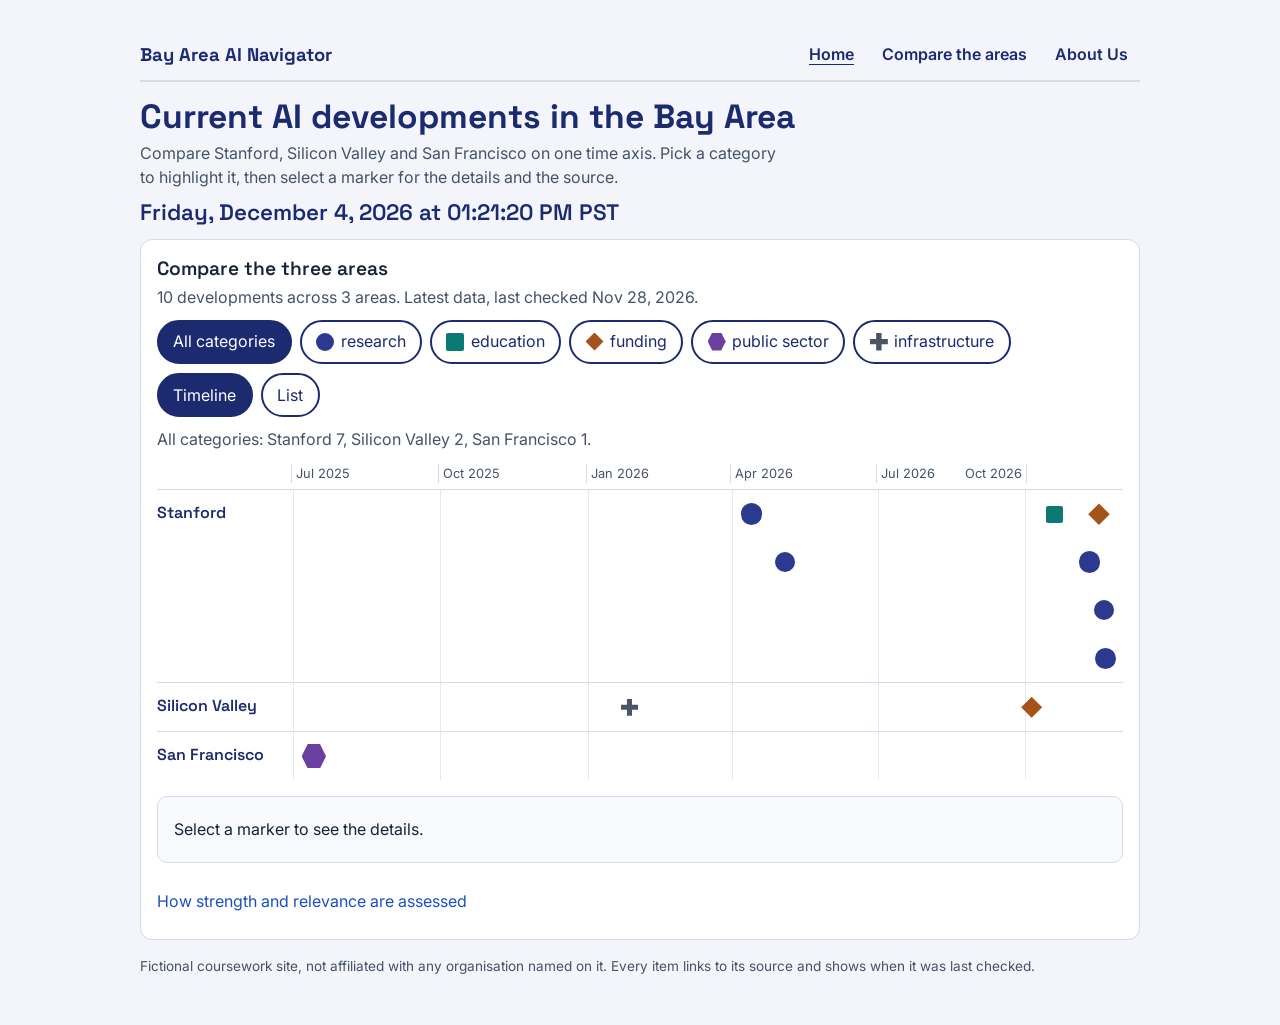
<file: index.html>
<!DOCTYPE html>
<html lang="en">
<head>
<meta charset="UTF-8">
<meta name="viewport" content="width=device-width, initial-scale=1">
<title>Bay Area AI Navigator</title>
<meta name="description" content="Compare AI developments at Stanford, in Silicon Valley and in San Francisco on one timeline.">
<link rel="preconnect" href="https://fonts.googleapis.com">
<link rel="stylesheet" href="https://fonts.googleapis.com/css2?family=Inter:wght@400;600&family=Space+Grotesk:wght@600;700&display=swap">
<link rel="stylesheet" href="style.css">
</head>
<body>
<div class="wrap">
<header class="site">
  <div class="logo">Bay Area AI Navigator</div>
  <nav aria-label="Main navigation">
    <a href="index.html" aria-current="page">Home</a>
    <a href="index.html#compare-heading">Compare the areas</a>
    <a href="about.html">About Us</a>
  </nav>
</header>
<main>
<header>
  <h1>Current AI developments in the Bay Area</h1>
  <p>Compare Stanford, Silicon Valley and San Francisco on one time axis. Pick a category to highlight it, then select a marker for the details and the source.</p>
  <p class="datetime" id="datetime" role="timer" aria-live="off">Loading Bay Area time...</p>
</header>
<section class="panel" aria-labelledby="compare-heading">
  <h2 id="compare-heading" style="margin:0 0 .25rem;font:600 1.2rem var(--display)">Compare the three areas</h2>
  <p id="status" role="status"></p>
  <div id="controls" hidden>
    <div class="group" role="group" aria-label="Category filter" id="filters"></div>
    <div class="group" role="group" aria-label="View" id="views">
      <button type="button" data-view="timeline" aria-pressed="true">Timeline</button>
      <button type="button" data-view="list" aria-pressed="false">List</button>
    </div>
    <p id="summary" role="status"></p>
  </div>
  <div id="timeline" hidden>
    <div id="axis" aria-hidden="true"></div>
    <div id="lanes"></div>
    <div id="detail" aria-live="polite"><p>Select a marker to see the details.</p></div>
  </div>
  <div id="list" hidden></div>
  <details id="rubric" hidden><summary>How strength and relevance are assessed</summary><div id="rubric-body"></div></details>
</section>
</main>
<p class="foot">Fictional coursework site, not affiliated with any organisation named on it. Every item links to its source and shows when it was last checked.</p>
</div>
<noscript><p>Turn on JavaScript to see the timeline.</p></noscript>
<script>
function updateDateTime() {
  const o = { timeZone: 'America/Los_Angeles', weekday: 'long', year: 'numeric', month: 'long', day: 'numeric',
              hour: '2-digit', minute: '2-digit', second: '2-digit', timeZoneName: 'short' };
  document.getElementById('datetime').textContent = new Date().toLocaleString('en-US', o);
}
updateDateTime();
setInterval(updateDateTime, 1000);
const AREAS = ['Stanford', 'Silicon Valley', 'San Francisco'];
// Each category has a colour AND a shape, so colour is never the only cue.
const CATEGORIES = {
  'research':       { colour: 'var(--c-research)', shape: 'circle' },
  'education':      { colour: 'var(--c-education)', shape: 'square' },
  'funding':        { colour: 'var(--c-funding)', shape: 'diamond' },
  'mobility':       { colour: 'var(--c-mobility)', shape: 'triangle' },
  'public sector':  { colour: 'var(--c-public)', shape: 'hexagon' },
  'infrastructure': { colour: 'var(--c-infra)', shape: 'cross' }
};
const statusEl = document.getElementById('status');
const controlsEl = document.getElementById('controls');
const filtersEl = document.getElementById('filters');
const summaryEl = document.getElementById('summary');
const timelineEl = document.getElementById('timeline');
const axisEl = document.getElementById('axis');
const lanesEl = document.getElementById('lanes');
const detailEl = document.getElementById('detail');
const listEl = document.getElementById('list');

let items = [];            // every development, with its area
let activeCategory = null; // null means "show all"
let selected = null;
let view = 'timeline';
const narrow = window.matchMedia('(max-width: 700px)');
const currentView = () => (narrow.matches ? 'list' : view);

const DAY = 86400000;
const toTime = iso => { const [y, m, d] = iso.split('-').map(Number); return Date.UTC(y, m - 1, d); };
const fmtDate = iso => new Date(toTime(iso)).toLocaleDateString('en-US', { timeZone: 'UTC', year: 'numeric', month: 'short', day: 'numeric' });

function markerShape(category, strength) {
  const span = document.createElement('span');
  span.className = 'mark ' + CATEGORIES[category].shape;
  if (typeof strength === 'number') {          // bigger marker = stronger assessed evidence
    const px = Math.max(14, Math.min(30, 12 + (strength - 40) * 0.5));
    span.style.width = span.style.height = px + 'px';
  }
  span.style.background = CATEGORIES[category].colour;
  span.setAttribute('aria-hidden', 'true');
  return span;
}

function buildFilters() {
  filtersEl.replaceChildren();
  const all = document.createElement('button');
  all.type = 'button'; all.textContent = 'All categories'; all.dataset.cat = '';
  all.setAttribute('aria-pressed', 'true');
  filtersEl.append(all);
  const present = Object.keys(CATEGORIES).filter(c => items.some(i => i.category === c));
  for (const c of present) {
    const b = document.createElement('button');
    b.type = 'button'; b.dataset.cat = c; b.setAttribute('aria-pressed', 'false');
    b.append(markerShape(c), ' ' + c);
    filtersEl.append(b);
  }
}

filtersEl.addEventListener('click', e => {
  const b = e.target.closest('button'); if (!b) return;
  activeCategory = b.dataset.cat || null;
  for (const x of filtersEl.children) x.setAttribute('aria-pressed', String((x.dataset.cat || null) === activeCategory));
  render();
});
document.getElementById('views').addEventListener('click', e => {
  const b = e.target.closest('button'); if (!b) return;
  view = b.dataset.view;
  for (const x of e.currentTarget.children) x.setAttribute('aria-pressed', String(x.dataset.view === view));
  render();
});

function matches(i) { return !activeCategory || i.category === activeCategory; }

function renderSummary() {
  const parts = AREAS.map(a => a + ' ' + items.filter(i => i.area === a && matches(i)).length);
  summaryEl.textContent = (activeCategory ? 'Category "' + activeCategory + '": ' : 'All categories: ') + parts.join(', ') + '.';
}

function renderList() {
  listEl.replaceChildren();
  for (const area of AREAS) {
    const h = document.createElement('h3'); h.textContent = area;
    const ul = document.createElement('ul');
    const rows = items.filter(i => i.area === area && matches(i)).sort((a, b) => b.published_on.localeCompare(a.published_on));
    if (rows.length === 0) {
      const p = document.createElement('p'); p.textContent = 'Nothing in this category for ' + area + '.';
      listEl.append(h, p); continue;
    }
    for (const r of rows) {
      const li = document.createElement('li');
      const a = document.createElement('a');
      a.href = /^https?:\/\//i.test(r.source_url) ? r.source_url : '#';
      a.textContent = r.title;
      li.append(a, ' (' + r.category + ', published ' + r.published_on + ', last verified ' + r.last_verified + (r.scores ? ', strength ' + r.scores.strength : '') + ')');
      ul.append(li);
    }
    listEl.append(h, ul);
  }
}

function showDetail(i) {
  selected = i;
  detailEl.replaceChildren();
  const h = document.createElement('h3'); h.textContent = i.title;
  const meta = document.createElement('p');
  meta.append(markerShape(i.category), ' ' + i.area + ' | ' + i.category + ' | published ' + fmtDate(i.published_on) + ' | last verified ' + fmtDate(i.last_verified));
  const a = document.createElement('a');
  a.href = /^https?:\/\//i.test(i.source_url) ? i.source_url : '#';
  a.textContent = 'Read the source';
  detailEl.append(h, meta);
  if (i.source_type || i.place) {
    const ev = document.createElement('p');
    ev.textContent = 'Evidence: ' + (i.source_type || 'not labelled') + (i.place ? ' | Place: ' + i.place : '') + (i.assessed_by === 'automated' ? ' | Assessed by: automated rules, not hand-checked' : '');
    detailEl.append(ev);
  }
  if (i.scores && typeof i.scores.strength === 'number') {
    const sc = i.scores, r = sc.relevance || {};
    const p1 = document.createElement('p');
    p1.textContent = 'Assessed strength: ' + sc.strength + ' / 100 (source ' + sc.source + ', corroboration ' + sc.corroboration +
      ', specificity ' + sc.specificity + ', significance ' + sc.significance + ')';
    const p2 = document.createElement('p');
    p2.textContent = 'Relevance: ' + AREAS.map(x => x + ' ' + (r[x] ?? '-')).join(' | ');
    detailEl.append(p1, p2);
  }
  detailEl.append(a);
  for (const b of lanesEl.querySelectorAll('button.dot')) b.setAttribute('aria-pressed', String(b.dataset.id === String(items.indexOf(i))));
}

function renderTimeline() {
  axisEl.replaceChildren(); lanesEl.replaceChildren();
  const times = items.map(i => toTime(i.published_on));
  let min = Math.min(...times), max = Math.max(...times);
  const first = new Date(min); min = Date.UTC(first.getUTCFullYear(), first.getUTCMonth(), 1);
  const last = new Date(max); max = Date.UTC(last.getUTCFullYear(), last.getUTCMonth() + 1, 1);
  const span = max - min;
  const pct = t => ((t - min) / span) * 100;
  // quarter ticks on the shared axis
  const tickPcts = [];
  for (let d = new Date(min); d.getTime() < max; d = new Date(Date.UTC(d.getUTCFullYear(), d.getUTCMonth() + 3, 1))) {
    const tick = document.createElement('span');
    tick.className = 'tick'; tick.style.left = pct(d.getTime()) + '%';
    tick.textContent = d.toLocaleDateString('en-US', { timeZone: 'UTC', month: 'short', year: 'numeric' });
    if (pct(d.getTime()) > 88) tick.classList.add('end');
    tickPcts.push(pct(d.getTime()));
    axisEl.append(tick);
  }
  const laneWidth = lanesEl.clientWidth || 800;
  AREAS.forEach(area => {
    const lane = document.createElement('div');
    lane.className = 'lane';
    const label = document.createElement('div'); label.className = 'lane-label'; label.textContent = area;
    const track = document.createElement('div'); track.className = 'track';
    for (const t of tickPcts) { const g = document.createElement('span'); g.className = 'grid'; g.style.left = t + '%'; track.append(g); }
    const rowEnds = [];
    const rows = items.map((i, idx) => ({ i, idx })).filter(o => o.i.area === area)
                      .sort((a, b) => a.i.published_on.localeCompare(b.i.published_on));
    for (const { i, idx } of rows) {
      const x = (pct(toTime(i.published_on)) / 100) * laneWidth;
      let r = 0; while (rowEnds[r] !== undefined && x - rowEnds[r] < 48) r++;   // avoid overlapping targets
      rowEnds[r] = x;
      const b = document.createElement('button');
      b.type = 'button'; b.className = 'dot'; b.dataset.id = String(idx);
      b.style.left = 'calc(' + pct(toTime(i.published_on)) + '% - 22px)';
      b.style.top = (r * 48) + 'px';
      b.setAttribute('aria-pressed', 'false');
      b.setAttribute('aria-label', area + ': ' + i.title + ', ' + i.category + ', ' + fmtDate(i.published_on) + (i.scores ? ', assessed strength ' + i.scores.strength + ' of 100' : ''));
      if (!matches(i)) b.classList.add('dim');
      b.append(markerShape(i.category, i.scores && i.scores.strength));
      b.addEventListener('click', () => showDetail(i));
      track.append(b);
    }
    track.style.height = (Math.max(rowEnds.length, 1) * 48) + 'px';
    lane.append(label, track);
    lanesEl.append(lane);
  });
  if (selected) showDetail(selected);
}

function render() {
  renderSummary();
  const v = currentView();
  timelineEl.hidden = v !== 'timeline';
  listEl.hidden = v !== 'list';
  if (v === 'timeline') renderTimeline(); else renderList();
}


const DATA = [
 {
  "title": "COLLEGE and PWR respond to AI with paper-based writing and reading quizzes",
  "category": "education",
  "source_url": "https://stanforddaily.com/2026/10/19/ai-policies/",
  "published_on": "2026-10-19",
  "last_verified": "2026-11-26",
  "area": "Stanford"
 },
 {
  "title": "Q3 2026: AI start-ups raise $102 billion, 64% of global venture funding",
  "category": "funding",
  "source_url": "https://news.crunchbase.com/venture/q3-2026-global-startup-funding-ai-billion-dollar-rounds-exits-data/",
  "published_on": "2026-10-05",
  "last_verified": "2026-11-26",
  "area": "Silicon Valley"
 },
 {
  "title": "Stanford merges HAI and Stanford Data Science under the HAI name",
  "category": "research",
  "source_url": "https://hai.stanford.edu/news/why-stanford-is-restructuring-for-ais-next-era",
  "published_on": "2026-05-04",
  "last_verified": "2026-11-26",
  "area": "Stanford"
 },
 {
  "title": "AI Index 2026: twelve takeaways",
  "category": "research",
  "source_url": "https://hai.stanford.edu/news/inside-the-ai-index-12-takeaways-from-the-2026-report",
  "published_on": "2026-04-13",
  "last_verified": "2026-11-26",
  "area": "Stanford"
 },
 {
  "title": "The AI boom on the ground in Silicon Valley",
  "category": "infrastructure",
  "source_url": "https://www.marketplace.org/story/2026/01/27/exploring-the-ai-boom-on-the-ground-in-silicon-valley",
  "published_on": "2026-01-27",
  "last_verified": "2026-11-26",
  "area": "Silicon Valley"
 },
 {
  "title": "San Francisco begins rolling out Copilot Chat to about 30,000 city employees",
  "category": "public sector",
  "source_url": "https://www.sf.gov/news-mayor-lurie-brings-ai-technology-to-san-francisco-government-cementing-city-as-global-ai-leader",
  "published_on": "2025-07-14",
  "last_verified": "2026-11-26",
  "area": "San Francisco"
 }
];
function clean(r) {
  return r && AREAS.includes(r.area) && CATEGORIES[r.category] && typeof r.title === 'string' &&
         /^\d{4}-\d{2}-\d{2}$/.test(r.published_on || '') && /^\d{4}-\d{2}-\d{2}$/.test(r.last_verified || '');
}
let feedChecked = '';
let feedRubric = null;
let feedProblem = '';
let loadedLive = false;
let lastRows = null;
function setItems(rows, live) {
  lastRows = rows;
  items = rows.filter(clean);
  if (selected && !items.includes(selected)) selected = null;
  const newest = items.reduce((m, i) => (i.last_verified > m ? i.last_verified : m), '');
  const checked = live && /^\d{4}-\d{2}-\d{2}$/.test(feedChecked) && feedChecked > newest ? feedChecked : newest;
  statusEl.textContent = items.length + ' developments across ' + AREAS.length + ' areas. ' +
    (live ? 'Latest data' : 'Saved copy') + (checked ? ', last checked ' + fmtDate(checked) + '.' : '.') +
    (!live && feedProblem ? ' ' + feedProblem : '');
  statusEl.className = !live && feedProblem ? 'error' : '';
  buildFilters();
  if (activeCategory && !items.some(i => i.category === activeCategory)) activeCategory = null;
  controlsEl.hidden = false;
  render();
}
let resizeTimer;
window.addEventListener('resize', () => { clearTimeout(resizeTimer); resizeTimer = setTimeout(render, 150); });
setItems(DATA, false);               // works at once, even without the live feed
function showRubric() {
  const box = document.getElementById('rubric'), body = document.getElementById('rubric-body');
  if (!feedRubric) { box.hidden = true; return; }
  body.replaceChildren();
  for (const line of [feedRubric.note, ...(feedRubric.strength || []), ...(feedRubric.relevance || [])]) {
    if (typeof line !== 'string') continue;
    const p = document.createElement('p'); p.textContent = line; body.append(p);
  }
  box.hidden = false;
}
async function refresh() {          // read developments.json, which the hourly update rewrites
  const controller = new AbortController();
  const timer = setTimeout(() => controller.abort(), 8000);
  try {
    const res = await fetch('developments.json?t=' + Date.now(), { cache: 'no-store', signal: controller.signal });
    if (!res.ok) throw new Error('The data file could not be loaded (HTTP ' + res.status + '), so a saved copy is shown.');
    const file = await res.json();
    if (!file || !Array.isArray(file.items) || !file.items.filter(clean).length) {
      throw new Error('The data file has no usable items, so a saved copy is shown.');
    }
    feedProblem = '';
    loadedLive = true;
    feedChecked = typeof file.last_run === 'string' ? file.last_run : '';
    feedRubric = file.rubric || null;
    showRubric();
    setItems(file.items, true);
  } catch (err) {
    feedProblem = err.name === 'AbortError' ? 'The data file took too long to load, so a saved copy is shown.'
      : err instanceof TypeError ? 'Could not reach the data file, so a saved copy is shown.'
      : err instanceof SyntaxError ? 'The data file could not be read, so a saved copy is shown.'
      : err.message;
    if (!loadedLive) setItems(DATA, false);   // keep showing newer data if a later check fails
  } finally {
    clearTimeout(timer);
  }
}
refresh();
setInterval(refresh, 5 * 60 * 1000);  // pick up new items without a reload
</script>
</body>
</html>
</file>
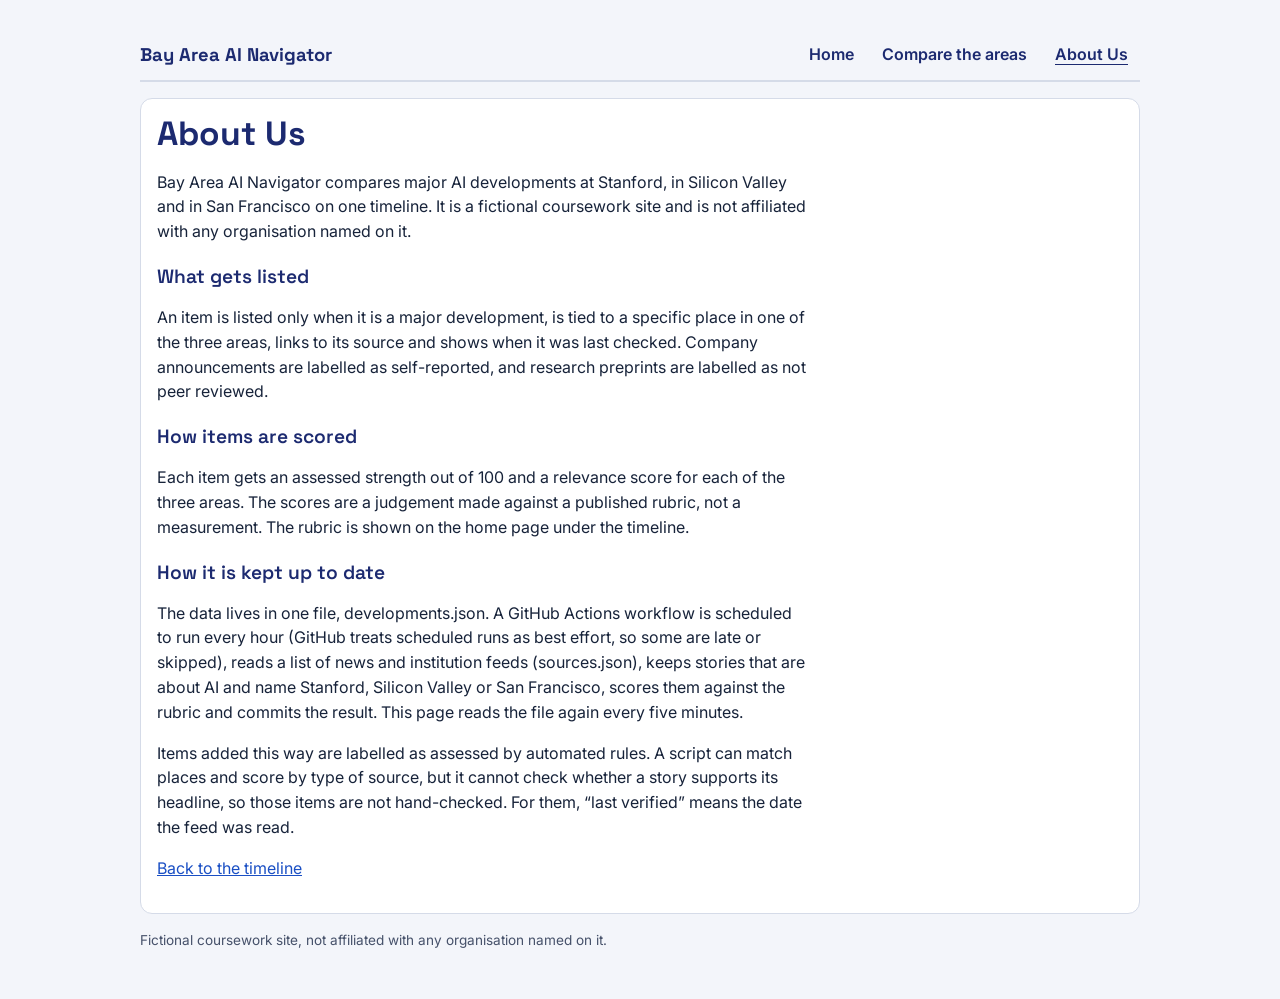
<file: about.html>
<!DOCTYPE html>
<html lang="en">
<head>
<meta charset="UTF-8">
<meta name="viewport" content="width=device-width, initial-scale=1">
<title>About Us | Bay Area AI Navigator</title>
<meta name="description" content="What Bay Area AI Navigator is, how items are chosen and how they are assessed.">
<link rel="preconnect" href="https://fonts.googleapis.com">
<link rel="stylesheet" href="https://fonts.googleapis.com/css2?family=Inter:wght@400;600&family=Space+Grotesk:wght@600;700&display=swap">
<link rel="stylesheet" href="style.css">
</head>
<body>
<div class="wrap">
<header class="site">
  <div class="logo">Bay Area AI Navigator</div>
  <nav aria-label="Main navigation">
    <a href="index.html">Home</a>
    <a href="index.html#compare-heading">Compare the areas</a>
    <a href="about.html" aria-current="page">About Us</a>
  </nav>
</header>
<main class="panel about">
  <h1 style="margin:0 0 .5rem;font:700 clamp(1.5rem,4vw,2.1rem)/1.15 var(--display);color:var(--brand)">About Us</h1>
  <p>Bay Area AI Navigator compares major AI developments at Stanford, in Silicon Valley and in San Francisco on one timeline. It is a fictional coursework site and is not affiliated with any organisation named on it.</p>
  <h2>What gets listed</h2>
  <p>An item is listed only when it is a major development, is tied to a specific place in one of the three areas, links to its source and shows when it was last checked. Company announcements are labelled as self-reported, and research preprints are labelled as not peer reviewed.</p>
  <h2>How items are scored</h2>
  <p>Each item gets an assessed strength out of 100 and a relevance score for each of the three areas. The scores are a judgement made against a published rubric, not a measurement. The rubric is shown on the home page under the timeline.</p>
  <h2>How it is kept up to date</h2>
  <p>The data lives in one file, developments.json. A GitHub Actions workflow is scheduled to run every hour (GitHub treats scheduled runs as best effort, so some are late or skipped), reads a list of news and institution feeds (sources.json), keeps stories that are about AI and name Stanford, Silicon Valley or San Francisco, scores them against the rubric and commits the result. This page reads the file again every five minutes.</p>
  <p>Items added this way are labelled as assessed by automated rules. A script can match places and score by type of source, but it cannot check whether a story supports its headline, so those items are not hand-checked. For them, &ldquo;last verified&rdquo; means the date the feed was read.</p>
  <p><a href="index.html">Back to the timeline</a></p>
</main>
<p class="foot">Fictional coursework site, not affiliated with any organisation named on it.</p>
</div>
</body>
</html>
</file>
<file: style.css>
:root{--bg:#f3f5fa;--surface:#fff;--ink:#17233a;--muted:#46516a;--line:#d5dbe8;--brand:#1c2a70;--on-brand:#fff;--soft:#e4e9f7;--panel:#f7f9fd;
--c-research:#2b3a8f;--c-education:#0b7a75;--c-funding:#a4531a;--c-mobility:#a4161a;--c-public:#6b3fa0;--c-infra:#4b5563;--link:#1a4fc4;
--display:"Space Grotesk",system-ui,sans-serif;--body:Inter,system-ui,"Segoe UI",Arial,sans-serif}
@media (prefers-color-scheme:dark){:root:not([data-theme="light"]){--bg:#0f1424;--surface:#171e33;--ink:#e8ecf8;--muted:#a9b3cc;--line:#2d3757;--brand:#aab8ff;--on-brand:#0f1424;--soft:#26305a;--panel:#1b2340;
--c-research:#8ea0ff;--c-education:#4fd1c5;--c-funding:#f0a35e;--c-mobility:#ff8a8a;--c-public:#c7a2ff;--c-infra:#aab3c4;--link:#8fb4ff;color-scheme:dark}}
:root[data-theme="dark"]{--bg:#0f1424;--surface:#171e33;--ink:#e8ecf8;--muted:#a9b3cc;--line:#2d3757;--brand:#aab8ff;--on-brand:#0f1424;--soft:#26305a;--panel:#1b2340;
--c-research:#8ea0ff;--c-education:#4fd1c5;--c-funding:#f0a35e;--c-mobility:#ff8a8a;--c-public:#c7a2ff;--c-infra:#aab3c4;--link:#8fb4ff;color-scheme:dark}
*{box-sizing:border-box}
body{background:var(--bg);color:var(--ink);font:16px/1.55 var(--body);padding-block:1.5rem 2.5rem;padding-left:max(16px,env(safe-area-inset-left,0px));padding-right:max(16px,env(safe-area-inset-right,0px))}
.wrap{max-width:1000px;margin:0 auto;display:grid;gap:1rem}
header h1{font:700 clamp(1.5rem,4vw,2.1rem)/1.15 var(--display);margin:0 0 .25rem;color:var(--brand);text-wrap:balance}
header p{margin:0;color:var(--muted);max-width:65ch}
.panel{background:var(--surface);border:1px solid var(--line);border-radius:12px;padding:1rem;min-width:0}
a{color:var(--link)}
#status,#summary{min-height:1.5em;margin:.25rem 0;color:var(--muted)}
.group{display:flex;flex-wrap:wrap;gap:.5rem;margin:.6rem 0}
button{font:inherit}
#controls button{min-height:44px;padding:.25rem .9rem;border:2px solid var(--brand);border-radius:22px;background:transparent;color:var(--brand);cursor:pointer;display:inline-flex;align-items:center;gap:.4rem}
#controls button[aria-pressed="true"]{background:var(--brand);color:var(--on-brand)}
#controls button:hover{background:var(--soft)} #controls button[aria-pressed="true"]:hover{background:var(--brand)}
#controls button:focus-visible,button.dot:focus-visible,a:focus-visible,#rubric summary:focus-visible{outline:3px solid var(--ink);outline-offset:2px}
.mark{display:inline-block;width:18px;height:18px;flex:none}
.mark.circle{border-radius:50%}.mark.square{border-radius:2px}
.mark.diamond{clip-path:polygon(50% 0,100% 50%,50% 100%,0 50%)}.mark.triangle{clip-path:polygon(50% 0,100% 100%,0 100%)}
.mark.hexagon{clip-path:polygon(25% 0,75% 0,100% 50%,75% 100%,25% 100%,0 50%)}
.mark.cross{clip-path:polygon(35% 0,65% 0,65% 35%,100% 35%,100% 65%,65% 65%,65% 100%,35% 100%,35% 65%,0 65%,0 35%,35% 35%)}
#controls button[aria-pressed="true"] .mark{box-shadow:0 0 0 2px var(--on-brand)}
#timeline{margin-top:.75rem}
#axis{position:relative;height:1.6rem;margin-left:8.5rem}
#axis .tick{position:absolute;transform:translateX(-2px);font-size:.8rem;color:var(--muted);border-left:1px solid var(--line);padding-left:4px;white-space:nowrap}
#axis .tick.end{transform:translateX(calc(-100% + 2px));border-left:0;border-right:1px solid var(--line);padding-left:0;padding-right:4px}
.lane{display:grid;grid-template-columns:8.5rem 1fr;border-top:1px solid var(--line);align-items:start}
.lane-label{font:600 1rem var(--display);color:var(--brand);padding:.75rem .5rem .5rem 0}
.track{position:relative;min-height:48px}
.track .grid{position:absolute;top:0;bottom:0;width:1px;background:var(--line);opacity:.6}
button.dot{position:absolute;width:44px;height:44px;border:0;background:transparent;padding:0;margin:2px 0;cursor:pointer;display:flex;align-items:center;justify-content:center;border-radius:50%}
button.dot .mark{width:22px;height:22px}
button.dot:hover{background:var(--soft)} button.dot[aria-pressed="true"]{background:var(--soft);box-shadow:0 0 0 2px var(--brand)}
button.dot.dim{opacity:.3}
#detail{margin-top:1rem;padding:1rem;border:1px solid var(--line);border-radius:10px;background:var(--panel)}
#detail h3{margin:0 0 .25rem;font:600 1.1rem var(--display);color:var(--brand)} #detail p{margin:.25rem 0}
#list h3{font:600 1.1rem var(--display);color:var(--brand);margin:1rem 0 .25rem} #list ul{padding-left:1.25rem;margin:.25rem 0}
 #rubric{margin-top:1rem;color:var(--muted)} #rubric summary{cursor:pointer;color:var(--link);min-height:44px;display:flex;align-items:center} #rubric p{margin:.35rem 0;font-size:.92rem}
.foot{color:var(--muted);font-size:.85rem;margin:0}
@media (max-width:700px){#timeline{display:none}#views{display:none!important}}
@media (prefers-reduced-motion:no-preference){button{transition:background .15s}}
.site{display:flex;flex-wrap:wrap;justify-content:space-between;align-items:center;gap:.25rem .75rem;border-bottom:2px solid var(--line);padding-bottom:.25rem}
.logo{font:700 1.15rem var(--display);color:var(--brand)}
nav{display:flex;flex-wrap:wrap;gap:.25rem}
nav a{display:inline-flex;align-items:center;min-height:44px;padding:0 .75rem;color:var(--brand);text-decoration:none;font-weight:600;border-radius:8px}
nav a:hover{background:var(--soft)} nav a[aria-current="page"]{text-decoration:underline;text-underline-offset:4px}
.datetime{font:600 clamp(1.05rem,3vw,1.4rem) var(--display);color:var(--brand);margin:.5rem 0 .75rem}
.about h2{margin:1.25rem 0 .25rem;font:600 1.2rem var(--display);color:var(--brand)} .about p,.about li{max-width:65ch}
</file>
